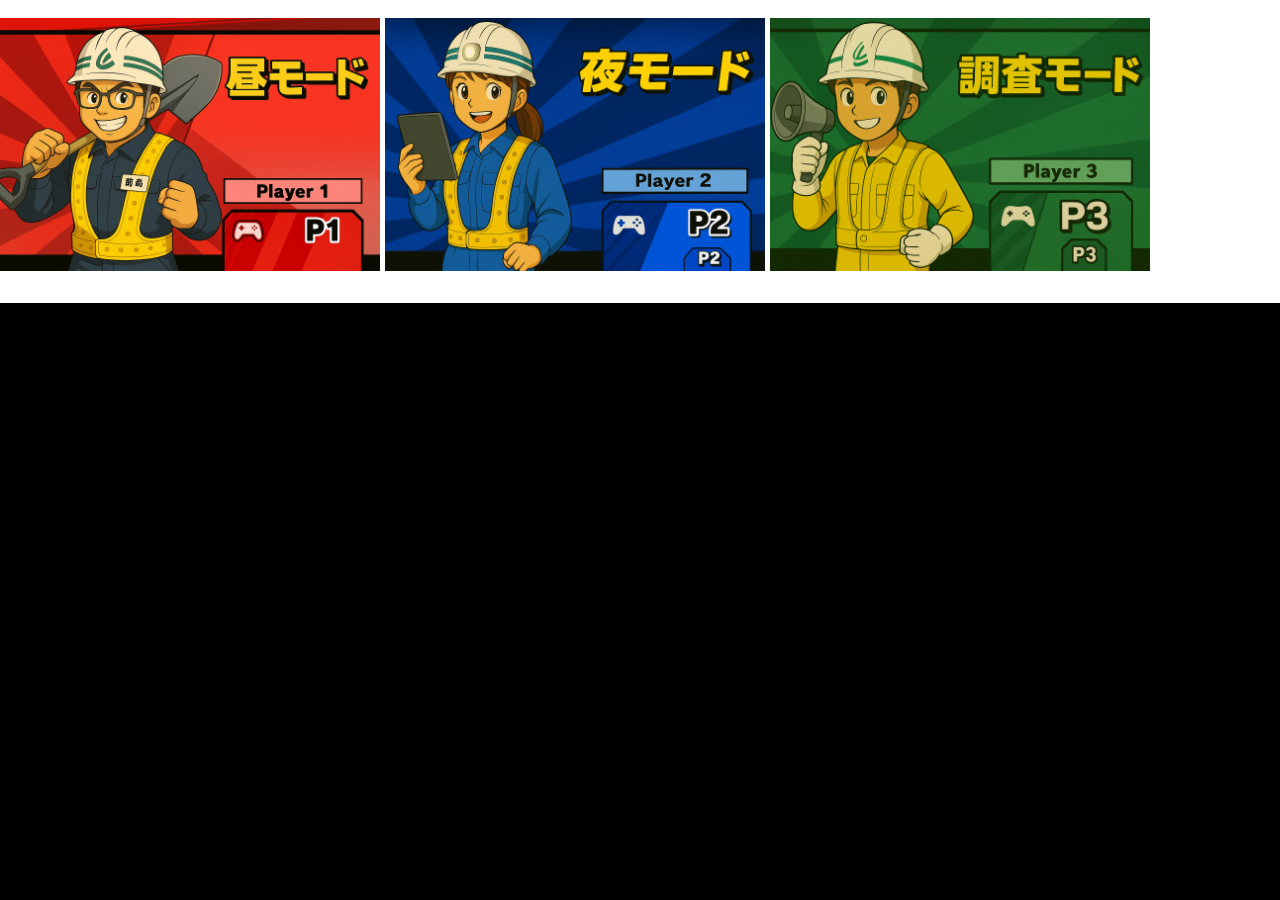
<file: index.html>
<!DOCTYPE html>
<html lang="ja">
<head>
<meta charset="UTF-8">
<meta name="viewport" content="width=device-width,initial-scale=1,user-scalable=no">
<title>ランプシャッター</title>

<!-- PWA -->
<link rel="manifest" href="manifest.json">
<meta name="theme-color" content="#000">

<link rel="stylesheet" href="style.css">
</head>

<body>

<!-- ▼ モード選択画面 -->
<div id="modeSelect">
  <img src="mode_day.png" id="dayBtn" alt="昼モード">
  <img src="mode_night.png" id="nightBtn" alt="夜モード">
  <img src="mode_inspect.png" id="inspectBtn" alt="調査モード">
</div>

<!-- ▼ カメラUI -->
<div id="app" style="display:none;">
  <div id="modeLabel"></div>
  <video id="cam" autoplay playsinline></video>
  <div id="roi"></div>

  <div id="badge" class="ng" style="display:none;">NG?</div>

  <div id="inspectBox" style="display:none;">
    <pre id="inspectTxt"></pre>
  </div>

  <img id="shutter" src="camera.png" alt="">
</div>

<script src="app.js"></script>
<script>
document.getElementById("dayBtn").onclick = () => selectMode("day");
document.getElementById("nightBtn").onclick = () => selectMode("night");
document.getElementById("inspectBtn").onclick = () => selectMode("inspect");
</script>
</body>
</html>
</file>
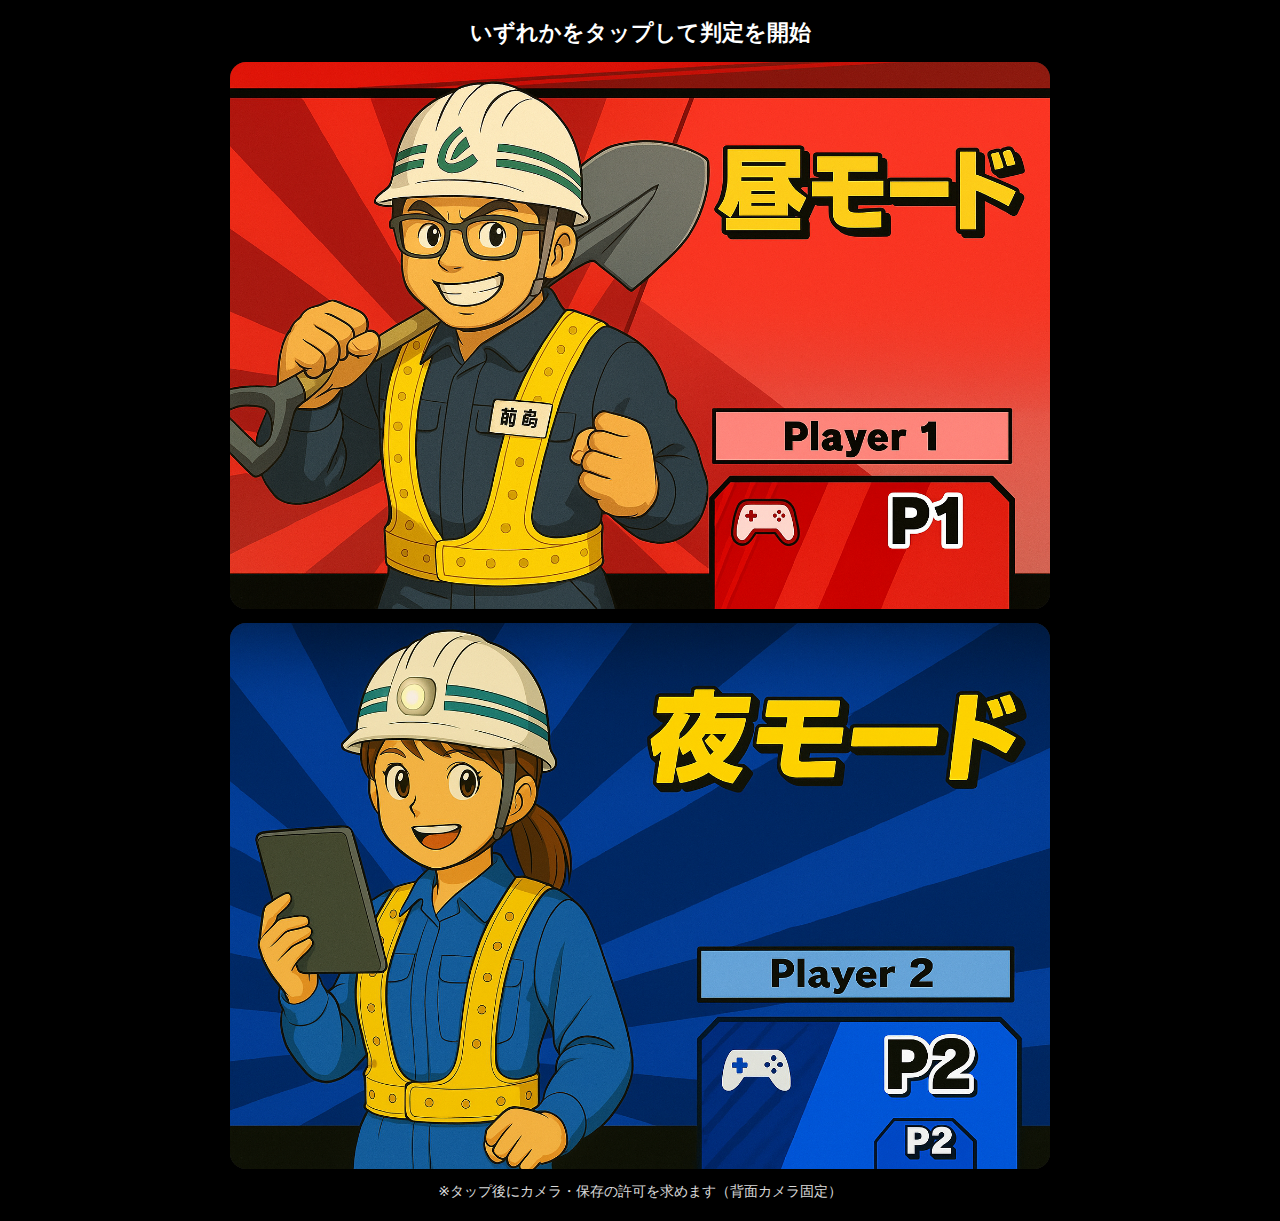
<file: rs29/index.html>
<!DOCTYPE html>
<html lang="ja">
<head>
<meta charset="UTF-8">
<meta name="viewport" content="width=device-width, initial-scale=1.0">
<title>横取り装置｜モード選択</title>
<style>
  :root { color-scheme: dark; }
  body { margin:0; background:#000; color:#fff; font-family:system-ui,-apple-system,Segoe UI,Roboto,Arial; text-align:center; }
  h1 { margin:18px 0 10px; font-size:22px; font-weight:700; }
  .mode { width:min(92vw,820px); margin:14px auto; border-radius:16px; overflow:hidden; background:#111; box-shadow:0 0 0 1px #222 inset; }
  .mode img { width:100%; display:block; }
  .note { margin:10px 0 20px; opacity:.85; font-size:14px; }
</style>
</head>
<body>
  <h1>いずれかをタップして判定を開始</h1>

  <div class="mode" onclick="location.href='day_mode.html'">
    <img src="assets/day_mode.png" alt="昼モード（印刷紙テスト・甘め）">
  </div>

  <div class="mode" onclick="location.href='night_mode.html'">
    <img src="assets/night_mode.png" alt="夜モード（現場LED・厳しめ）">
  </div>

  <p class="note">※タップ後にカメラ・保存の許可を求めます（背面カメラ固定）</p>
</body>
</html>
</file>
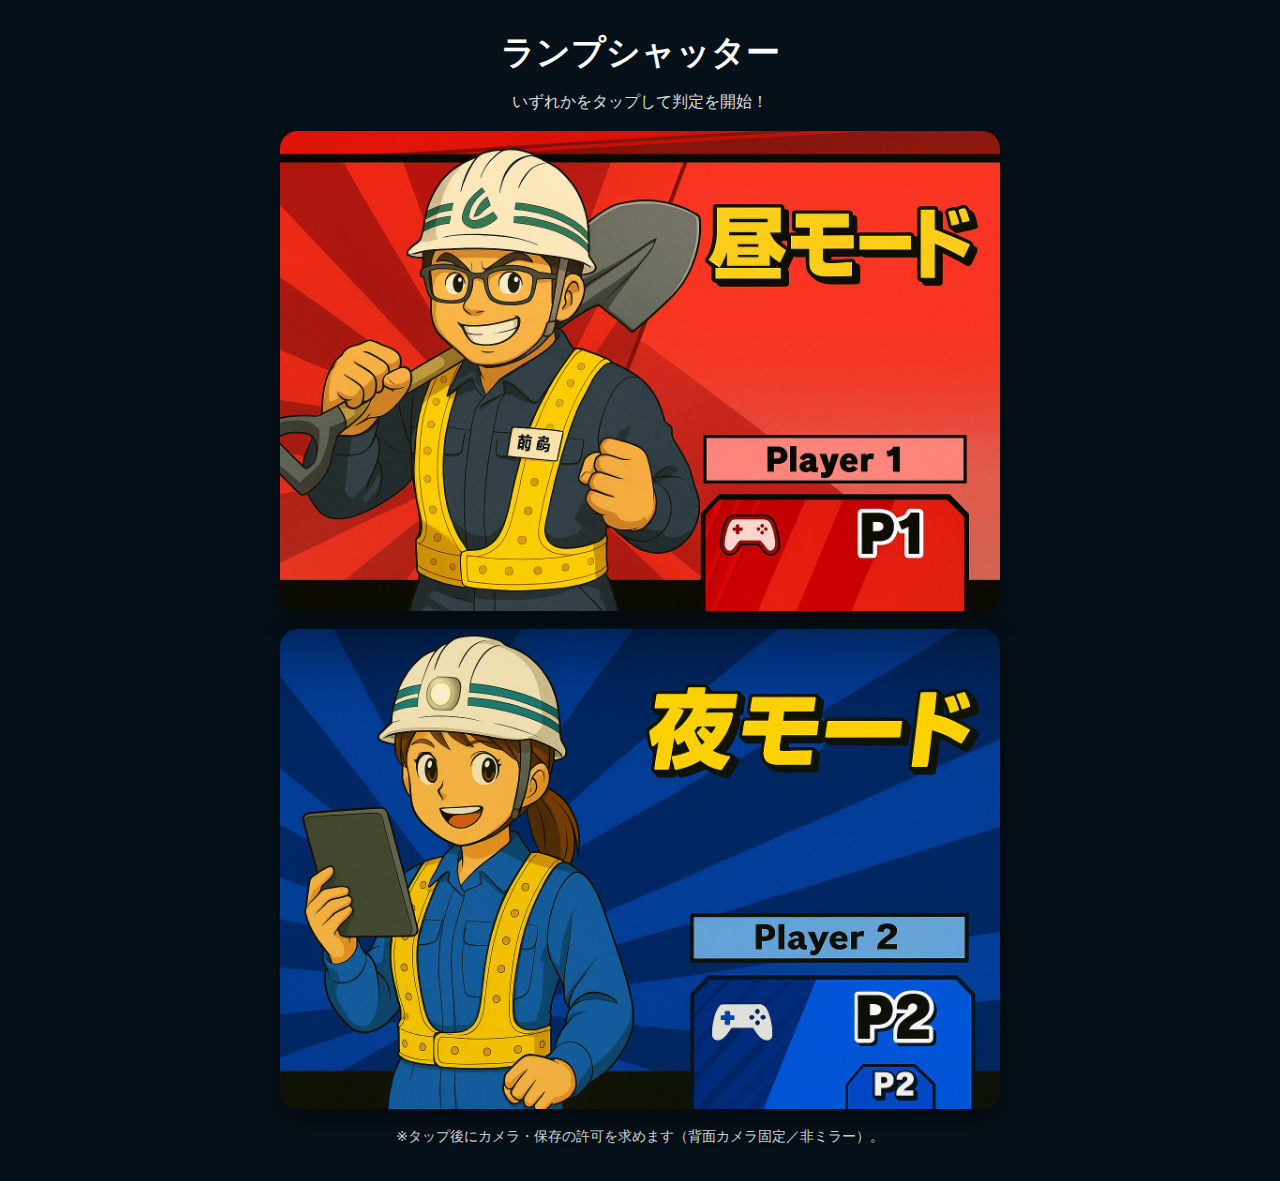
<file: rs40/index.html>
<!doctype html>
<html lang="ja">
<head>
<meta charset="utf-8">
<meta name="viewport" content="width=device-width,initial-scale=1,viewport-fit=cover">
<title>ランプシャッター</title>
<link rel="manifest" href="manifest.json">
<style>
html,body{
  margin:0;
  height:100%;
  background:#061018;
  color:#fff;
  font-family:system-ui,-apple-system,BlinkMacSystemFont,"Segoe UI",Roboto;
}
.wrap{
  max-width:720px;
  margin:0 auto;
  padding:20px;
  text-align:center;
}
h1{font-size:34px;margin:10px 0 6px}
.sub{opacity:.85;margin-bottom:16px}
.card{
  display:block;
  border-radius:18px;
  overflow:hidden;
  margin:18px 0;
  box-shadow:0 10px 24px rgba(0,0,0,.35);
  transition:transform .15s;
}
.card:active{transform:scale(.97)}
.card img{width:100%;display:block}
.note{opacity:.8;margin-top:8px;font-size:14px;line-height:1.4}
</style>
</head>
<body>
<div class="wrap">
  <h1>ランプシャッター</h1>
  <p class="sub">いずれかをタップして判定を開始！</p>

  <!-- 昼モード -->
  <a href="day_mode.html" class="card">
    <img src="assets/hero_day.png" alt="昼モード">
  </a>

  <!-- 夜モード -->
  <a href="night_mode.html" class="card">
    <img src="assets/hero_night.png" alt="夜モード">
  </a>

  <p class="note">※タップ後にカメラ・保存の許可を求めます（背面カメラ固定／非ミラー）。</p>
</div>
</body>
</html>
</file>
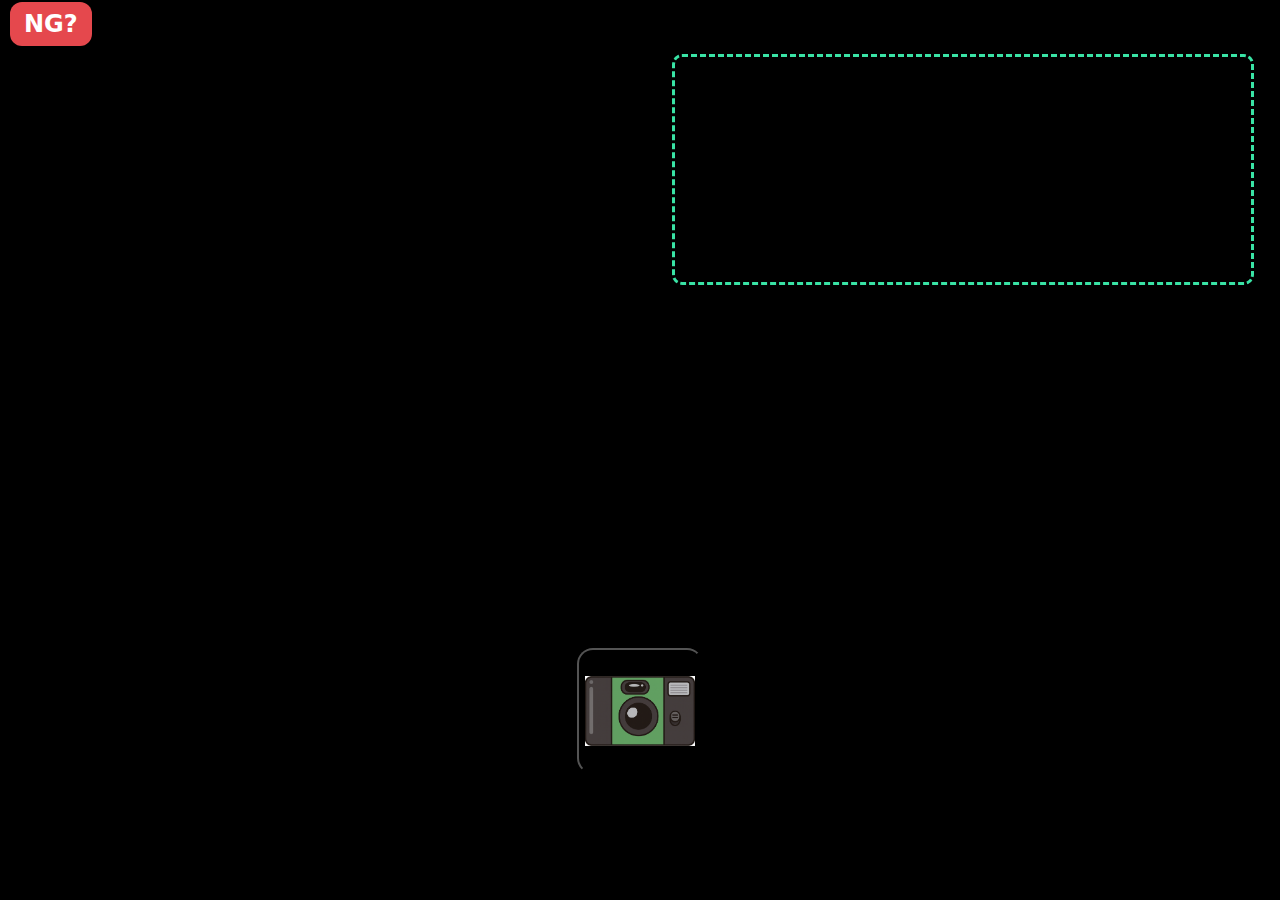
<file: day_mode.html>
<!doctype html>
<html lang="ja">
<head>
<meta charset="utf-8">
<meta name="viewport" content="width=device-width,initial-scale=1,viewport-fit=cover">
<title>ランプシャッター（昼）</title>
<link rel="preload" href="app.js" as="script">
<style>
html,body{margin:0;height:100%;background:#000;color:#fff;font-family:system-ui,-apple-system}
#hud{position:fixed;top:10px;left:10px;z-index:30}
.badge{font-weight:900;padding:8px 14px;border-radius:12px;font-size:24px}
.ok{background:#17c964;color:#003300}
.ng{background:#e5484d}
#roi{
  position:fixed;
  right:2%;
  top:6%;
  width:45%;
  height:25%;
  border:3px dashed #39e3a5;
  border-radius:10px;
  z-index:25;
  pointer-events:none;
}
#cam{
  position:fixed;
  left:50%;
  bottom:14%;
  transform:translateX(-50%);
  z-index:40;
  border-radius:16px;
  background:#00000090;
  padding:6px;
}
#cam img{
  width:110px;
  height:110px;
  object-fit:contain;
  aspect-ratio:1/1;
  display:block;
}
#preview{
  position:fixed;
  inset:0;
  object-fit:cover;
  transform:scaleX(1);
}
.flash{
  position:fixed;
  inset:0;
  background:#fff;
  opacity:0;
  pointer-events:none;
  z-index:50;
  transition:opacity .15s;
}
</style>
</head>
<body>
<div id="hud"><span id="status" class="badge ng">NG?</span></div>
<div id="roi"></div>
<video id="preview" autoplay playsinline muted></video>
<button id="cam"><img src="assets/camera.png" alt="カメラ"></button>
<div id="flash"></div>
<script>window.LS_MODE="day";</script>
<script defer src="app.js"></script>
</body>
</html>
</file>
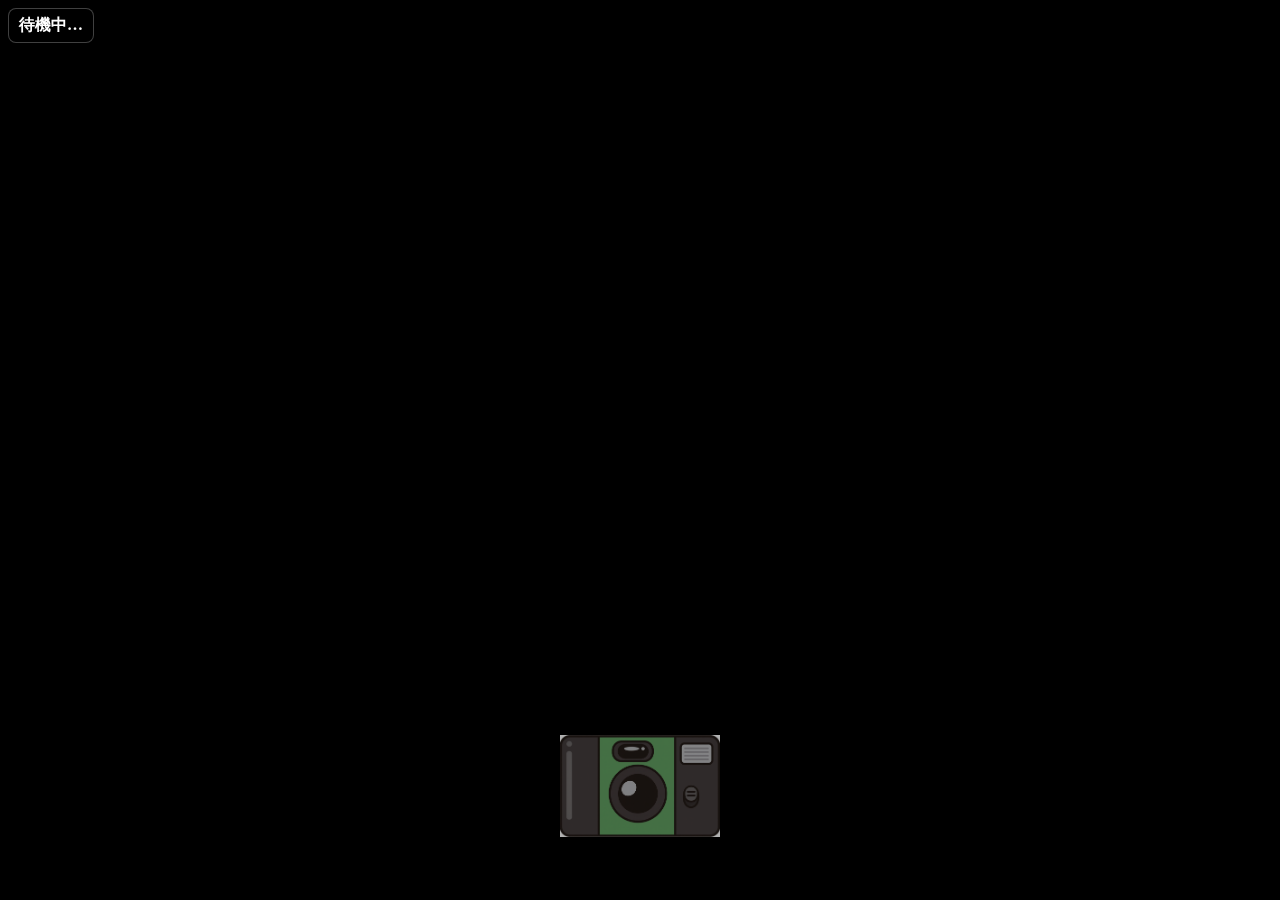
<file: rs29/day_mode.html>
<!DOCTYPE html>
<html lang="ja">
<head>
<meta charset="UTF-8">
<meta name="viewport" content="width=device-width, initial-scale=1.0">
<title>昼モード｜横取り装置 判定</title>
<script defer src="app.js"></script>
</head>
<body onload="initCamera('day')"></body>
</html>
</file>
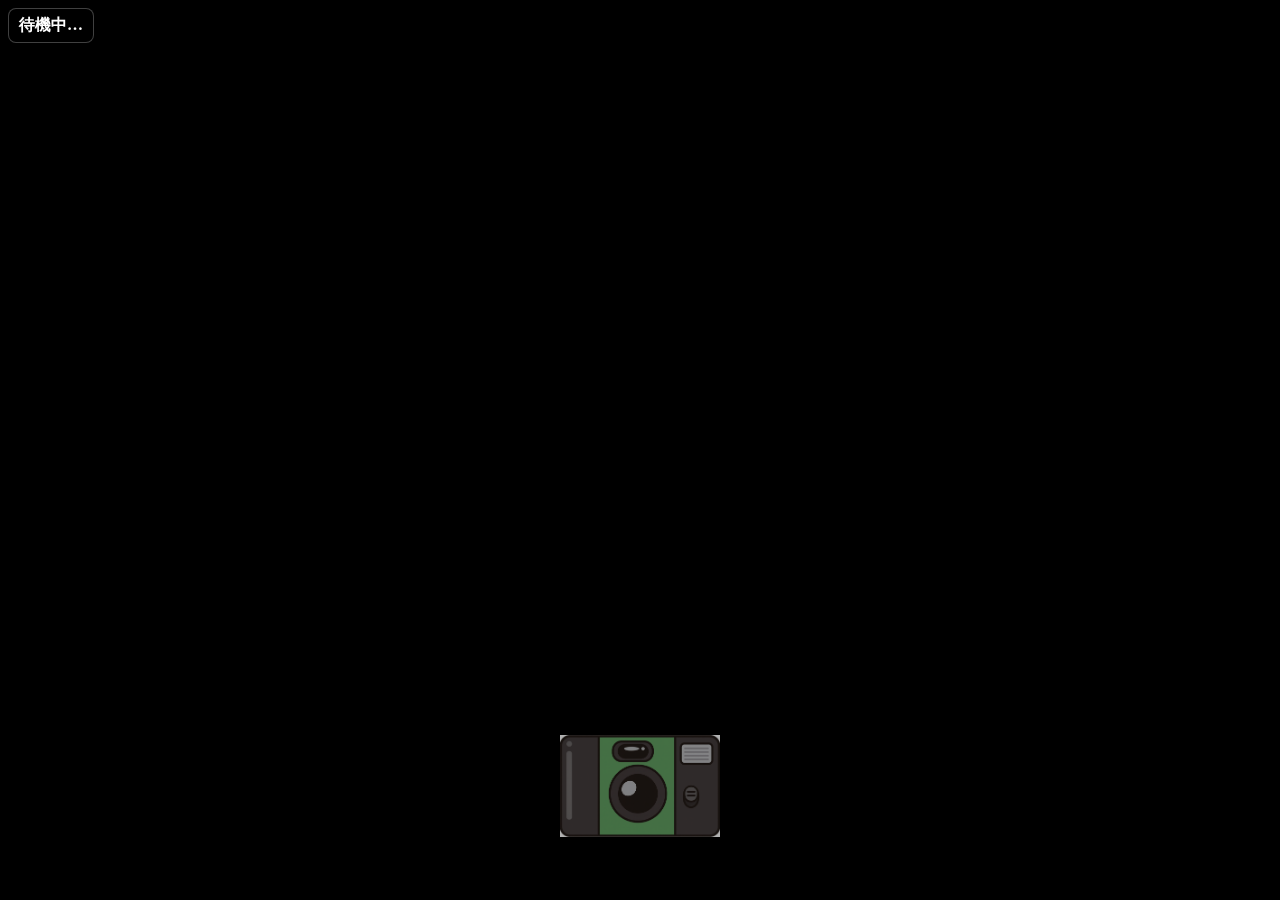
<file: rs29/night_mode.html>
<!DOCTYPE html>
<html lang="ja">
<head>
<meta charset="UTF-8">
<meta name="viewport" content="width=device-width, initial-scale=1.0">
<title>夜モード｜横取り装置 判定</title>
<script defer src="app.js"></script>
</head>
<body onload="initCamera('night')"></body>
</html>
</file>
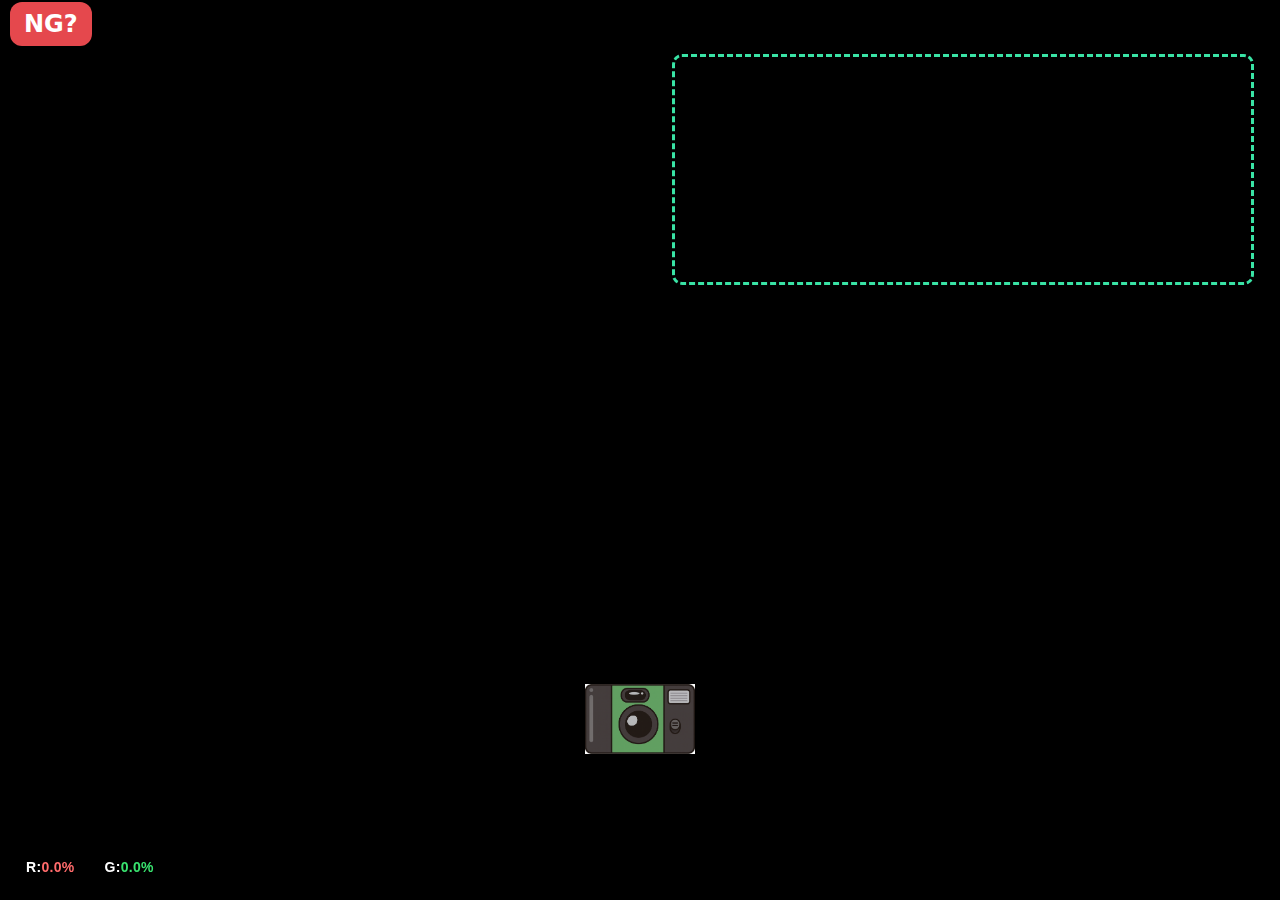
<file: rs40/day_mode.html>
<!doctype html>
<html lang="ja">
<head>
<meta charset="utf-8">
<meta name="viewport" content="width=device-width,initial-scale=1,viewport-fit=cover">
<title>ランプシャッター（昼）</title>
<link rel="preload" href="app.js" as="script">
<style>
html,body{margin:0;height:100%;background:#000;color:#fff;font-family:system-ui,-apple-system}
#hud{position:fixed;top:10px;left:10px;z-index:30}
.badge{font-weight:900;padding:8px 14px;border-radius:12px;font-size:24px}
.ok{background:#17c964;color:#003300}
.ng{background:#e5484d}
/* ROI */
#roi{
  position:fixed;
  right:2%;
  top:6%;
  width:45%;
  height:25%;
  border:3px dashed #39e3a5;
  border-radius:10px;
  z-index:25;
  pointer-events:none;
}
/* カメラボタン */
#cam{
  position:fixed;
  left:50%;
  bottom:14%;
  transform:translateX(-50%);
  z-index:40;
  background:transparent;
  padding:0;
  border:none;
  outline:none;
}
#cam img{
  width:110px;
  height:110px;
  object-fit:contain;
  display:block;
}
/* プレビュー映像 */
#preview{
  position:fixed;
  inset:0;
  object-fit:cover;
  transform:scaleX(1); /* 非ミラー */
}
/* フラッシュ効果 */
.flash{
  position:fixed;
  inset:0;
  background:#fff;
  opacity:0;
  pointer-events:none;
  z-index:50;
  transition:opacity .15s;
}
/* ライブ統計HUD */
#live-stats{
  position:fixed;left:16px;bottom:18px;
  display:flex;gap:10px;z-index:30;
  pointer-events:none;
}
#live-stats .chip{
  display:inline-flex;align-items:center;
  padding:6px 10px;border-radius:8px;
  background:rgba(0,0,0,.55);backdrop-filter:blur(4px);
  font:600 14px/1.2 -apple-system,BlinkMacSystemFont,"Segoe UI",sans-serif;
  color:#fff;letter-spacing:.3px;
}
#live-stats .chip-red b{color:#ff6b6b;}
#live-stats .chip-green b{color:#39e36f;}
@media(max-width:430px){#live-stats{bottom:82px;}}
</style>
</head>
<body>
<div id="hud"><span id="status" class="badge ng">NG?</span></div>
<div id="roi"></div>
<video id="preview" autoplay playsinline muted></video>
<button id="cam"><img src="assets/camera.png" alt="カメラ"></button>
<div id="flash" class="flash"></div>

<!-- ライブ統計（プレビュー専用） -->
<div id="live-stats" aria-hidden="true">
  <span class="chip chip-red">R: <b id="stat-red">0.0%</b></span>
  <span class="chip chip-green">G: <b id="stat-green">0.0%</b></span>
</div>

<script>window.LS_MODE="day";</script>
<script defer src="app.js"></script>
</body>
</html>
</file>
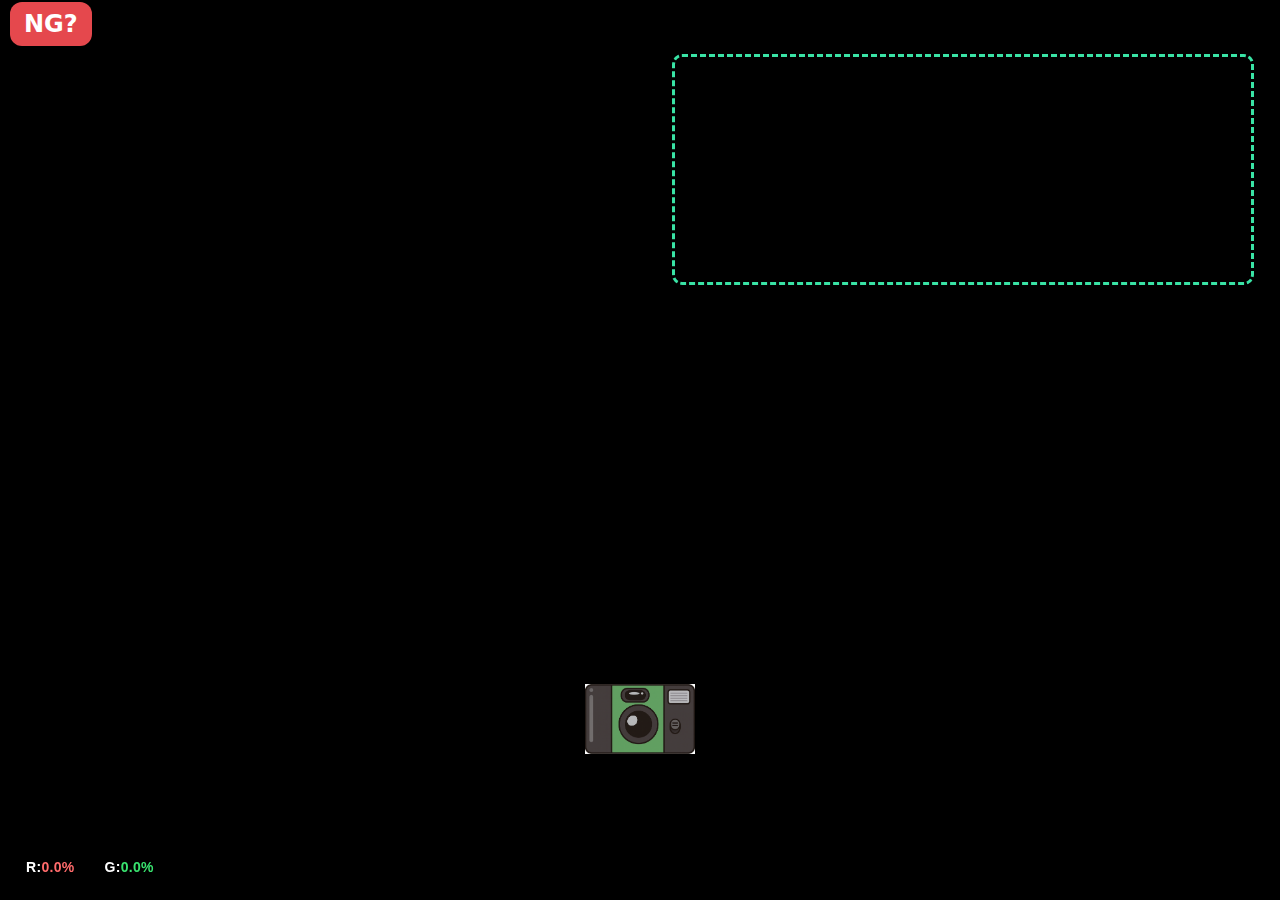
<file: rs40/night_mode.html>
<!doctype html>
<html lang="ja">
<head>
<meta charset="utf-8">
<meta name="viewport" content="width=device-width,initial-scale=1,viewport-fit=cover">
<title>ランプシャッター（夜）</title>
<link rel="preload" href="app.js" as="script">
<style>
html,body{margin:0;height:100%;background:#000;color:#fff;font-family:system-ui,-apple-system}
#hud{position:fixed;top:10px;left:10px;z-index:30}
.badge{font-weight:900;padding:8px 14px;border-radius:12px;font-size:24px}
.ok{background:#17c964;color:#003300}
.ng{background:#e5484d}
/* ROI */
#roi{
  position:fixed;
  right:2%;
  top:6%;
  width:45%;
  height:25%;
  border:3px dashed #39e3a5;
  border-radius:10px;
  z-index:25;
  pointer-events:none;
}
/* カメラボタン */
#cam{
  position:fixed;
  left:50%;
  bottom:14%;
  transform:translateX(-50%);
  z-index:40;
  background:transparent;
  padding:0;
  border:none;
  outline:none;
}
#cam img{
  width:110px;
  height:110px;
  object-fit:contain;
  display:block;
}
/* プレビュー映像 */
#preview{
  position:fixed;
  inset:0;
  object-fit:cover;
  transform:scaleX(1);
}
.flash{
  position:fixed;
  inset:0;
  background:#fff;
  opacity:0;
  pointer-events:none;
  z-index:50;
  transition:opacity .15s;
}
/* ライブ統計HUD */
#live-stats{
  position:fixed;left:16px;bottom:18px;
  display:flex;gap:10px;z-index:30;
  pointer-events:none;
}
#live-stats .chip{
  display:inline-flex;align-items:center;
  padding:6px 10px;border-radius:8px;
  background:rgba(0,0,0,.55);backdrop-filter:blur(4px);
  font:600 14px/1.2 -apple-system,BlinkMacSystemFont,"Segoe UI",sans-serif;
  color:#fff;letter-spacing:.3px;
}
#live-stats .chip-red b{color:#ff6b6b;}
#live-stats .chip-green b{color:#39e36f;}
@media(max-width:430px){#live-stats{bottom:82px;}}
</style>
</head>
<body>
<div id="hud"><span id="status" class="badge ng">NG?</span></div>
<div id="roi"></div>
<video id="preview" autoplay playsinline muted></video>
<button id="cam"><img src="assets/camera.png" alt="カメラ"></button>
<div id="flash" class="flash"></div>

<!-- ライブ統計（プレビュー専用） -->
<div id="live-stats" aria-hidden="true">
  <span class="chip chip-red">R: <b id="stat-red">0.0%</b></span>
  <span class="chip chip-green">G: <b id="stat-green">0.0%</b></span>
</div>

<script>window.LS_MODE="night";</script>
<script defer src="app.js"></script>
</body>
</html>
</file>
<file: style.css>
html, body {
  margin:0; padding:0;
  width:100%; height:100%;
  background:#000;
  font-family:-apple-system,system-ui,sans-serif;
}

/* モード選択 */
#modeSelect {
  padding:10px 0 20px;
  background:#fff;
}
.modeWrap {
  display:flex;
  flex-direction:column;
  align-items:center;
}
#modeSelect img {
  width:60vw;
  max-width:380px;
  margin:8px 0;
}

/* カメラ画面 */
#app {
  position:fixed;
  inset:0;
  background:#000;
}
#stage {
  position:relative;
  width:100%;
  height:100%;
  overflow:hidden;
}
#video {
  width:100%;
  height:100%;
  object-fit:cover;
}

/* ROI（枠だけ。サイズはJSが制御） */
#roi {
  position:absolute;
  border:3px dashed #00ff7f;
  border-radius:8px;
  pointer-events:none;
  z-index:5;
}

/* フラッシュ */
#flash {
  position:absolute;
  inset:0;
  background:#fff;
  opacity:0;
  z-index:7;
  pointer-events:none;
}

/* OK / NG */
.badge {
  position:absolute;
  left:10px;
  top:10px;
  padding:4px 10px;
  font-weight:700;
  border-radius:999px;
  color:#fff;
  z-index:9;
}
.ok { background:#14b86a; }
.ng { background:#e53935; }

/* モードラベル */
#modeLabel {
  position:fixed;
  top:6px;
  left:50%;
  transform:translateX(-50%);
  background:rgba(0,0,0,0.5);
  color:#fff;
  padding:6px 12px;
  border-radius:6px;
  font-size:15px;
  z-index:20;
}

/* 調査モード */
#debugPanel {
  position:absolute;
  left:10px;
  bottom:10px;
  padding:8px 12px;
  background:rgba(0,0,0,0.6);
  color:#fff;
  border-radius:6px;
  font-size:13px;
  line-height:1.3;      /* ← B が切れないよう調整 */
  z-index:9;
}
#debugText {
  margin:0;
  white-space:pre;
}

/* シャッター */
#shutter {
  position:absolute;
  bottom:18px;
  left:50%;
  transform:translateX(-50%);
  background:none;
  border:none;
  padding:0;
  z-index:9;
}
#shutter img {
  width:120px;
  height:auto;
}
</file>
